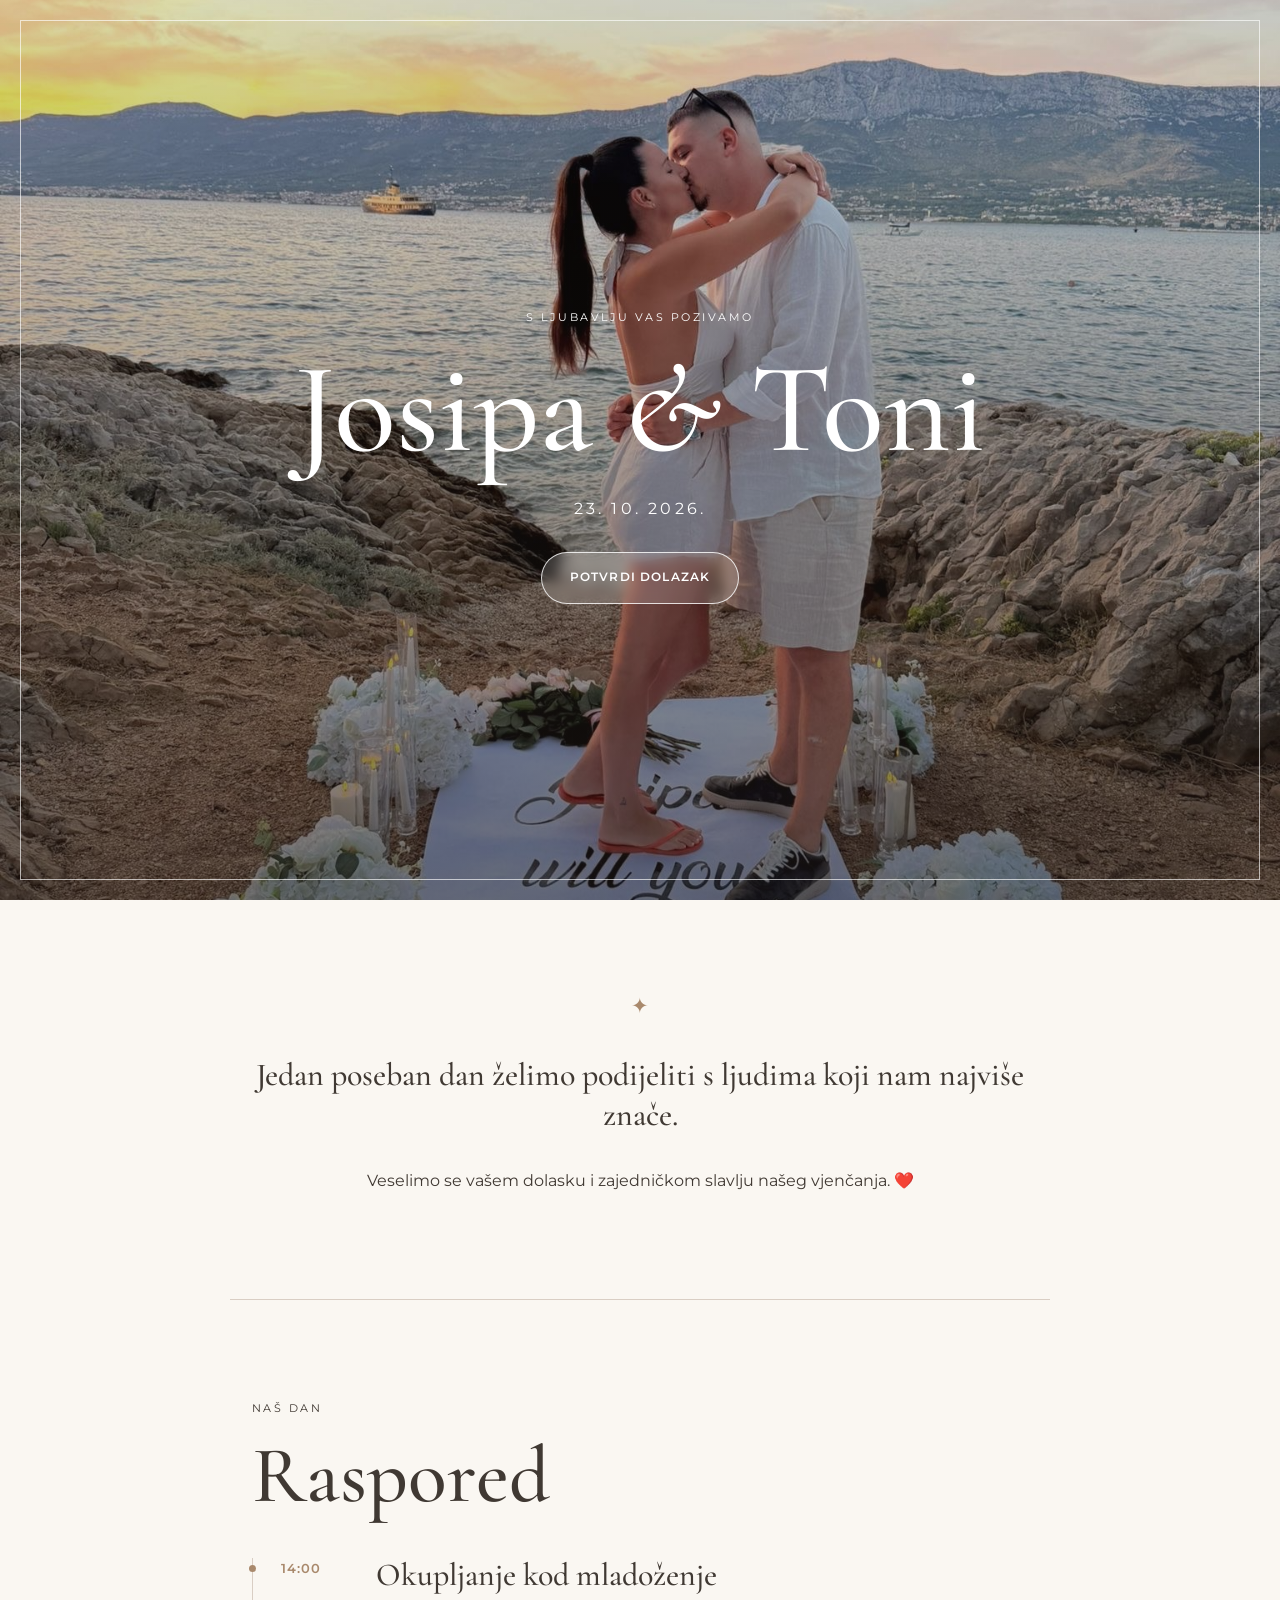
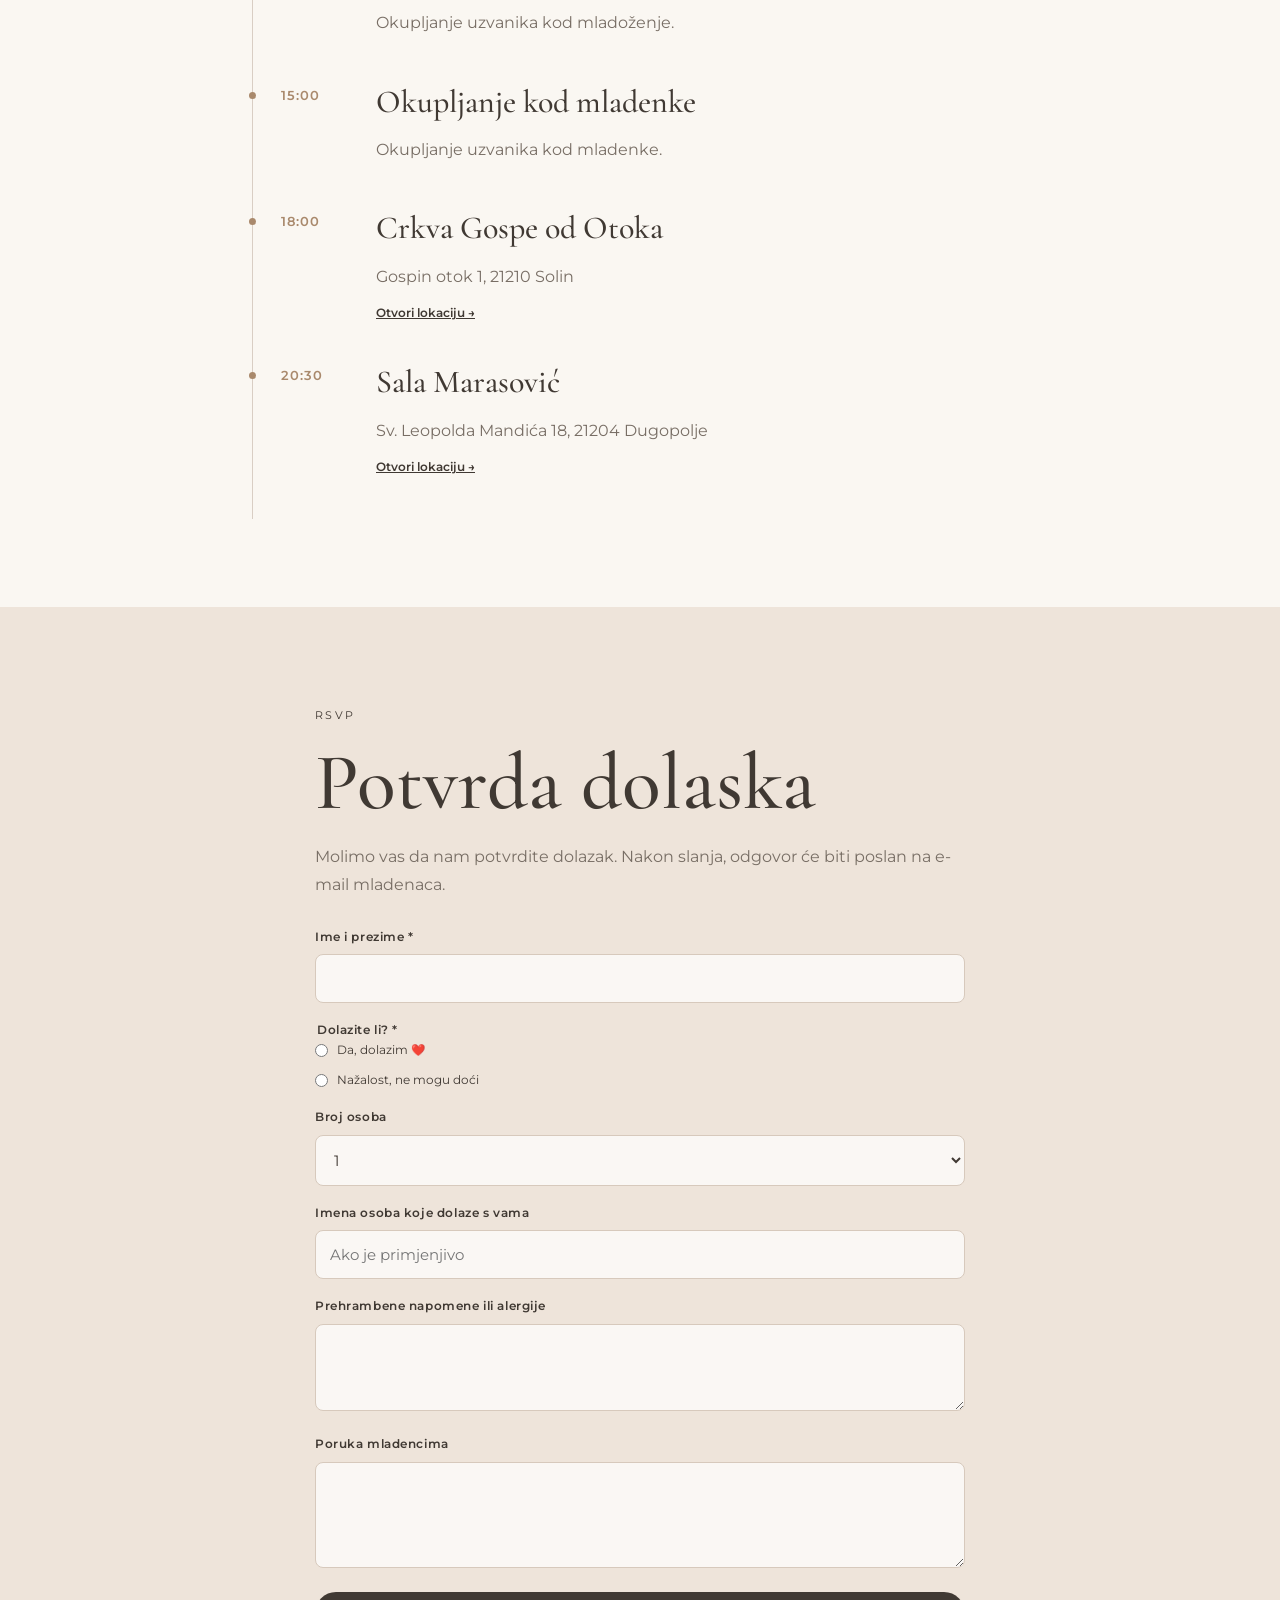
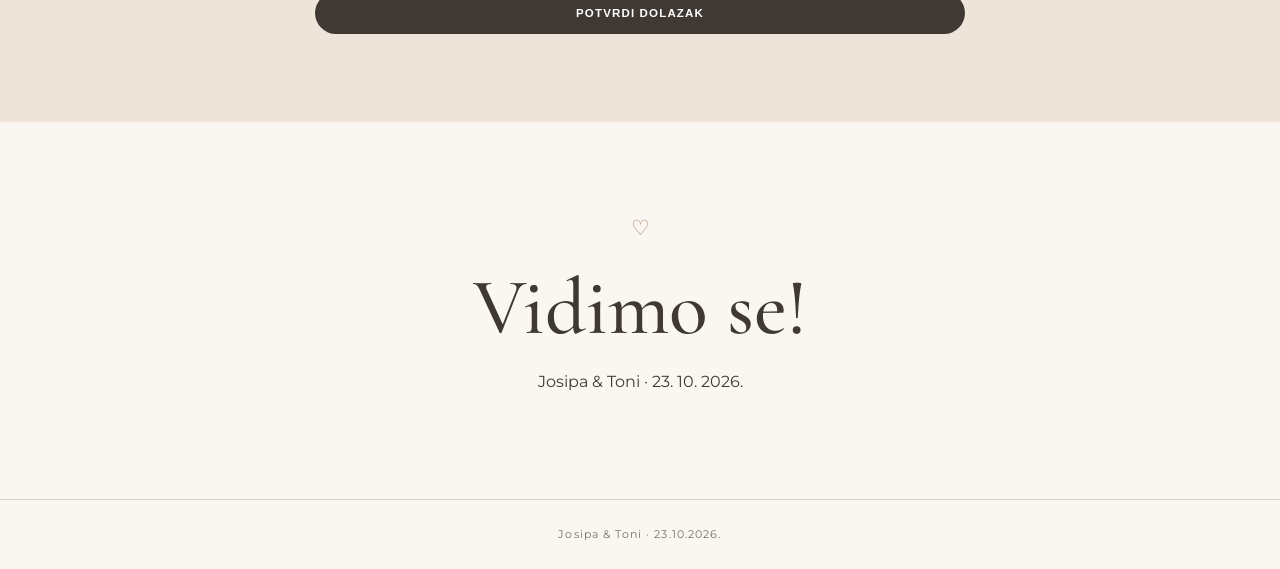
<file: index.html>
<!doctype html>
<html lang="hr">
<head>
<meta charset="utf-8">
<meta name="viewport" content="width=device-width,initial-scale=1">
<title>Josipa & Toni — 23.10.2026.</title>
<meta name="description" content="Digitalna pozivnica za vjenčanje Josipe i Tonija.">
<link rel="preconnect" href="https://fonts.googleapis.com">
<link rel="stylesheet" href="styles.css">
<link rel="preconnect" href="https://fonts.gstatic.com" crossorigin>
<link href="https://fonts.googleapis.com/css2?family=Cormorant+Garamond:wght@400;500;600&family=Montserrat:wght@400;500;600&display=swap" rel="stylesheet">

</head>
<body>
<header class="hero">
<div class="frame"></div>
<div class="hero-content">
<p class="eyebrow">S ljubavlju vas pozivamo</p>
<h1>Josipa <span class="amp">&</span> Toni</h1>
<p class="date">23. 10. 2026.</p>
<a class="btn light" href="#rsvp">Potvrdi dolazak</a>
</div>
</header>

<section class="intro">
<div class="orn">✦</div>
<p class="lead">Jedan poseban dan želimo podijeliti s ljudima koji nam najviše znače.</p>
<p>Veselimo se vašem dolasku i zajedničkom slavlju našeg vjenčanja. ❤️</p>
</section>

<section class="timeline">
<p class="eyebrow">Naš dan</p><h2>Raspored</h2>
<div class="events">
<article class="event"><div class="time">14:00</div><div><h3>Okupljanje kod mladoženje</h3><p>Okupljanje uzvanika kod mladoženje.</p></div></article>
<article class="event"><div class="time">15:00</div><div><h3>Okupljanje kod mladenke</h3><p>Okupljanje uzvanika kod mladenke.</p></div></article>
<article class="event"><div class="time">18:00</div><div><h3>Crkva Gospe od Otoka</h3><p>Gospin otok 1, 21210 Solin</p><a class="map" target="_blank" href="https://www.google.com/maps/search/?api=1&query=Crkva%20Gospe%20od%20Otoka%2C%20Solin">Otvori lokaciju →</a></div></article>
<article class="event"><div class="time">20:30</div><div><h3>Sala Marasović</h3><p>Sv. Leopolda Mandića 18, 21204 Dugopolje</p><a class="map" target="_blank" href="https://www.google.com/maps/search/?api=1&query=Marasovic%20Dugopolje">Otvori lokaciju →</a></div></article>
</div>
</section>

<section id="rsvp" class="rsvp"><div class="rsvp-inner">
<p class="eyebrow">RSVP</p><h2>Potvrda dolaska</h2>
<p class="note">Molimo vas da nam potvrdite dolazak. Nakon slanja, odgovor će biti poslan na e-mail mladenaca.</p>

<!-- VAŽNO: zamijenite radmilojosipa1998@gmail.com svojom e-mail adresom. -->
<form action="https://formsubmit.co/radmilojosipa1998@gmail.com" method="POST">
<input type="hidden" name="_subject" value="RSVP — Josipa & Toni — 23.10.2026.">
<input type="hidden" name="_template" value="table">
<input type="hidden" name="_captcha" value="true">
<input type="hidden" name="_next" value="https://josipa2030.github.io/josipa-toni-pozivnice/hvala.html">
<label>Ime i prezime *
<input name="ime_i_prezime" required></label>

<fieldset><legend>Dolazite li? *</legend>
<label class="choice"><input type="radio" name="dolazak" value="Da, dolazim" required> Da, dolazim ❤️</label>
<label class="choice"><input type="radio" name="dolazak" value="Nažalost, ne mogu doći"> Nažalost, ne mogu doći</label>
</fieldset>

<label>Broj osoba
<select name="broj_osoba"><option>1</option><option>2</option><option>3</option><option>4</option><option>5</option></select></label>

<label>Imena osoba koje dolaze s vama
<input name="pratnja" placeholder="Ako je primjenjivo"></label>

<label>Prehrambene napomene ili alergije
<textarea name="prehrana" rows="3"></textarea></label>

<label>Poruka mladencima
<textarea name="poruka" rows="4"></textarea></label>

<button class="btn" type="submit">Potvrdi dolazak</button>
</form>
</div></section>

<section class="thanks"><div class="orn">♡</div><h2>Vidimo se!</h2><p>Josipa & Toni · 23. 10. 2026.</p></section>
<footer>Josipa & Toni · 23.10.2026.</footer>
</body></html>
</file>
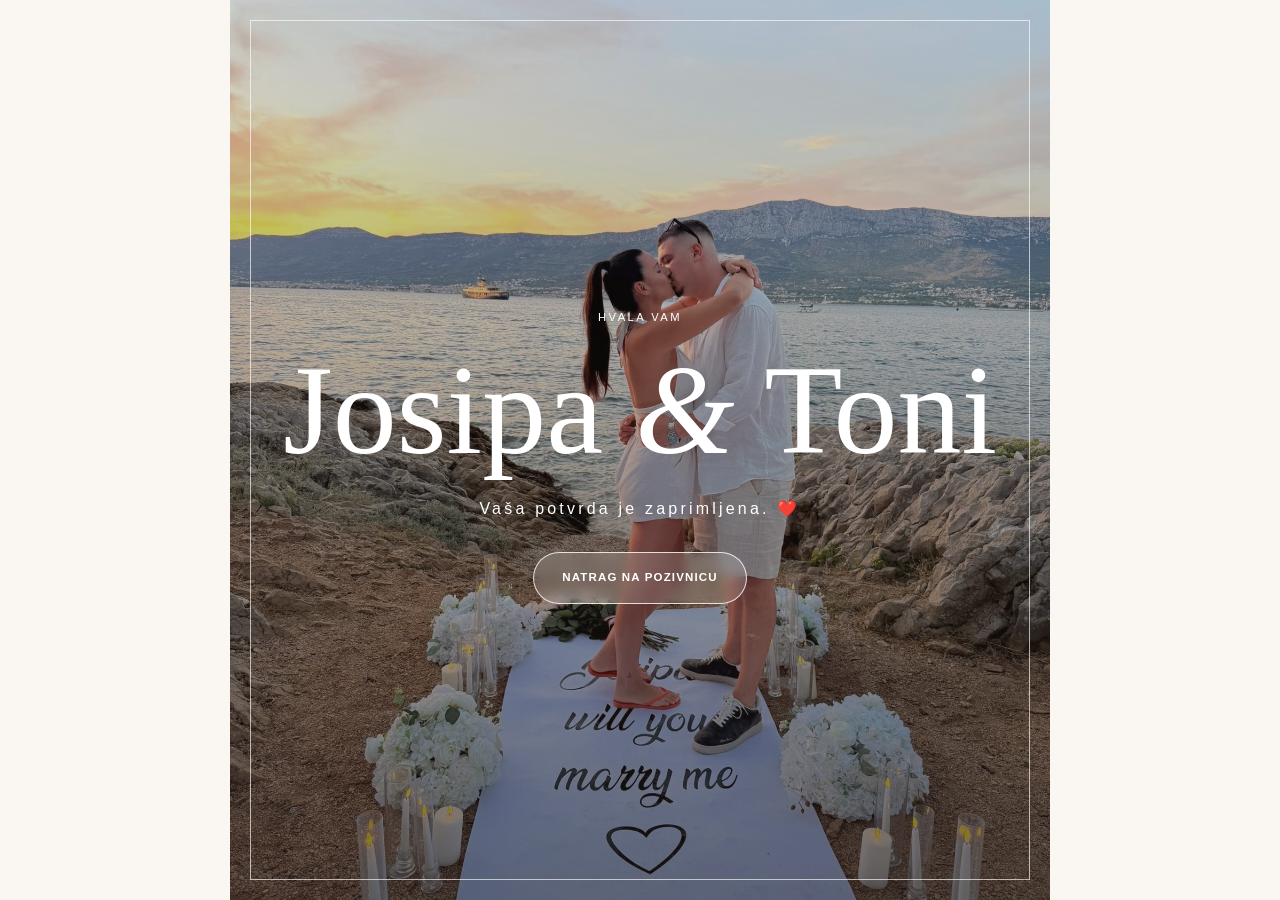
<file: hvala.html>
<!doctype html>
<html lang="hr">
<head>
<meta charset="utf-8">
<meta name="viewport" content="width=device-width,initial-scale=1">
<title>Hvala — Josipa & Toni</title>
<link rel="stylesheet" href="styles.css">
</head>

<body>
<section class="hero">
<div class="frame"></div>

<div class="hero-content">
<p class="eyebrow">Hvala vam</p>

<h1>Josipa <span class="amp">&</span> Toni</h1>

<p class="date">Vaša potvrda je zaprimljena. ❤️</p>

<a class="btn light" href="./index.html">
Natrag na pozivnicu
</a>

</div>
</section>
</body>
</html>
</file>
<file: styles.css>
:root{--ink:#403933;--muted:#786e65;--cream:#faf7f2;--beige:#eee4da;--gold:#a9896c}
*{box-sizing:border-box}html{scroll-behavior:smooth}body{margin:0;background:var(--cream);color:var(--ink);font-family:Montserrat,sans-serif;line-height:1.7}h1,h2,h3{font-family:"Cormorant Garamond",serif;font-weight:500;line-height:1.05;margin:0 0 18px}h1{font-size:clamp(4rem,15vw,8rem)}h2{font-size:clamp(3rem,9vw,5rem)}h3{font-size:2rem}.hero{min-height:100svh;position:relative;display:grid;place-items:center;text-align:center;color:#fff;background:linear-gradient(180deg,rgba(32,25,21,.16),rgba(32,25,21,.58)),url("fotografija.jpg") center/cover}.frame{position:absolute;inset:20px;border:1px solid rgba(255,255,255,.65)}.hero-content{position:relative;padding:25px}.eyebrow{text-transform:uppercase;letter-spacing:.22em;font-size:.7rem;margin-bottom:16px}.amp{font-style:italic}.date{letter-spacing:.2em;margin-bottom:30px}.btn{display:inline-block;background:var(--ink);color:#fff;text-decoration:none;border-radius:999px;padding:15px 28px;text-transform:uppercase;letter-spacing:.1em;font-size:.72rem;font-weight:600;border:0;cursor:pointer}.btn.light{background:rgba(255,255,255,.16);border:1px solid rgba(255,255,255,.8);backdrop-filter:blur(6px)}section{padding:88px 22px;max-width:820px;margin:auto}.intro{text-align:center}.lead{font:500 2rem/1.25 "Cormorant Garamond",serif}.orn{color:var(--gold);font-size:1.3rem;margin-bottom:20px}.timeline{border-top:1px solid #d9cec4}.events{border-left:1px solid #d9cec4;margin-top:40px}.event{position:relative;display:grid;grid-template-columns:75px 1fr;gap:20px;padding:0 0 40px 28px}.event:before{content:"";position:absolute;left:-4px;top:7px;width:7px;height:7px;border-radius:50%;background:var(--gold)}.time{color:var(--gold);font-size:.8rem;font-weight:600;letter-spacing:.08em}.event p{color:var(--muted);margin:0 0 8px}.map{color:var(--ink);font-size:.75rem;font-weight:600}.rsvp{background:var(--beige);max-width:none}.rsvp-inner{max-width:650px;margin:auto}.note{color:var(--muted);margin-bottom:30px}form{display:grid;gap:18px}label,legend{font-size:.72rem;font-weight:600;letter-spacing:.05em}input,select,textarea{width:100%;margin-top:7px;padding:14px;border:1px solid #d7c9bc;border-radius:8px;background:rgba(255,255,255,.7);font:400 .95rem Montserrat,sans-serif;color:var(--ink)}textarea{resize:vertical}fieldset{border:0;padding:0;margin:0;display:grid;gap:10px}.choice{font-weight:400;letter-spacing:0;display:flex;align-items:center;gap:9px}.choice input{width:auto;margin:0}.thanks{text-align:center}.small{font-size:.78rem;color:var(--muted)}footer{text-align:center;padding:25px;border-top:1px solid #ddd2c8;color:var(--muted);font-size:.7rem;letter-spacing:.1em}@media(max-width:560px){section{padding:70px 20px}.event{grid-template-columns:62px 1fr;gap:12px}.frame{inset:12px}}
</file>
